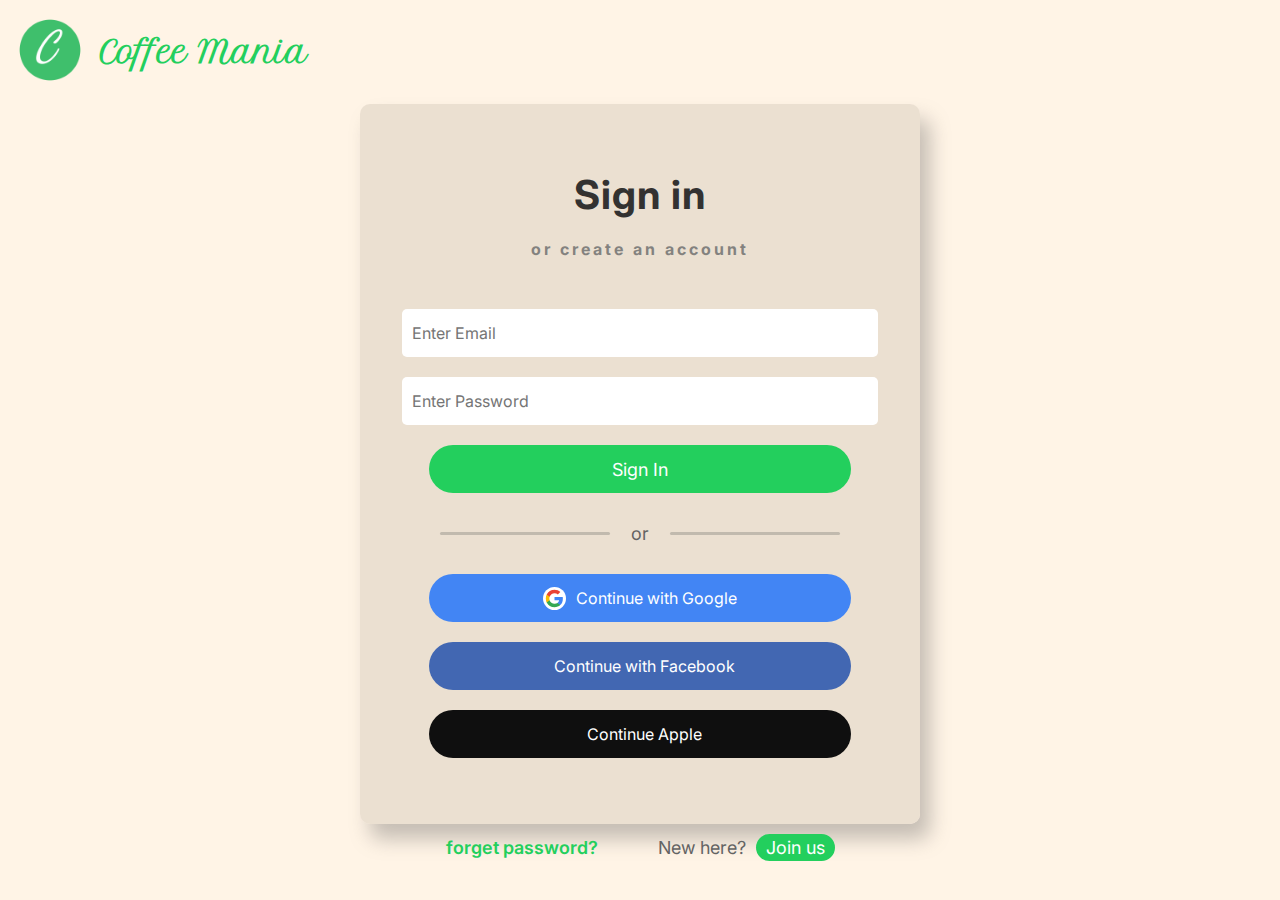
<file: Sign_in.html>
<!DOCTYPE html>
<html lang="en">
<head>
    <meta charset="UTF-8">
    <meta name="viewport" content="width=device-width, initial-scale=1.0">
    <link rel="stylesheet" href="https://cdnjs.cloudflare.com/ajax/libs/font-awesome/6.4.0/css/all.min.css" integrity="sha512-iecdLmaskl7CVkqkXNQ/ZH/XLlvWZOJyj7Yy7tcenmpD1ypASozpmT/E0iPtmFIB46ZmdtAc9eNBvH0H/ZpiBw==" crossorigin="anonymous" referrerpolicy="no-referrer" />
    <title>Coffee Mania</title>
    <link rel="shortcut icon" type="x-icon" href="Logo - (Svg).svg">

    <!-- CSS -->

    <link rel="stylesheet" href="Sign_in.css">

</head>
<body>

    <!-- HTML -->


    <div class="logo-wrapper">
        <a href="Index.html" ><img src="Logo.png" alt="Logo" class="logo"></a>
        <h3 class="logo_text"><a href="Index.html">Coffee Mania</a></h3>
    </div>

    <div class="wrapper-2">   
        <div class="wrapper">
            <h2 id="main-title">Sign in</h2>
            <h4 id="secondary-title">or create an account</h4>
            <input type="text" class="input" placeholder="Enter Username" id="username-input">
            <input type="email" class="input" placeholder="Enter Email" id="email-input">
            <label class="lable">
                <i class="fa-solid fa-eye-slash" id="eyeicon"></i>
                <input type="password" class="input" id="password-input" placeholder="Enter Password">
            </label>
            <a href="Index.html" class="sign_in button" id="sign-in" >Sign In</a>
            <span>
                <p class="or">or</p>
            </span>
            <a href="#" class="google button"><img src="Google.svg" class="fa-brands fa-google"> Continue with Google</a>
            <a href="#" class="facebook button"><i class="fa-brands fa-facebook"></i> Continue with Facebook</a>
            <a href="#" class="apple button"><i class="fa-brands fa-apple"></i> Continue Apple</a>
        </div>
        <div class="website-joiners">
            <a href="#" class="forgot-password">forget password?</a>
            <div class="joining">
                <p class="new-here" id="new-here">New here?</p>
                <a href="#" class="join-us" id="join-us">Join us</a>
                <a href="#" class="sign-in-2" id="sign-in-2">Sign in</a>
            </div>
        </div>
    </div>



    <!-- Javascript  -->

    <script src="Sign_in.js"></script>
    
</body>
</html>
</file>
<file: Sign_in.css>
/* Imports */

@import url('https://fonts.googleapis.com/css2?family=Inter&display=swap');
@import url('https://fonts.googleapis.com/css2?family=Petit+Formal+Script&display=swap');


/* Scroll 'Y' */

    ::-webkit-scrollbar {
        width: 7px;
    }
    
    ::-webkit-scrollbar-track {
        box-shadow: inset 0 0 5px rgb(161, 172, 159); 
        border-radius: 10px;
    }
    
    ::-webkit-scrollbar-thumb {
        background: rgb(35, 207, 93); 
        border-radius: 10px;
    }
    
    ::-webkit-scrollbar-thumb:hover {
        background: rgb(21, 121, 54); 
    }


/* Root */

    :root {
        --MainColor-color: rgb(35, 207, 93);
        --BackgroundColor-color: rgb(255, 244, 230);
        --HeaderColor-color: rgb(255, 237, 212);
        --MenuBackgroundColor-color: rgba(233, 222, 207, 0.925);
        --GrayColor-color: rgb(145, 145, 145);
        --WhiteColor-color: rgb(255, 255, 255);
        --HoverScale-Scale: scale(1.1);
    }

/* "*" */

    * {
        box-sizing: border-box;
        font-family: Inter;
    }

    body {
        margin: 0;
        padding: 0;
        overflow-x: hidden;
        background-color: var(--BackgroundColor-color);
        height: 100vh;
    }

/* Sign in Window */

    .wrapper {
        position: relative;
        display: flex;
        justify-content: center;
        flex-direction: column;
        box-shadow: 10px 15px 20px rgba(109, 108, 106, 0.4);
        background-color: var(--MenuBackgroundColor-color);
        border-radius: 10px;
        padding: 1em;
        width: 35rem;
        height: 45rem;
        text-align: center;
        align-items: center;
        gap: 20px;
        z-index: 1;
    }

    .wrapper-2 {
        display: flex;
        align-items: center;
        flex-direction: column;
    }

/* Header */

    .logo-wrapper {
        display: flex;
        align-items: center;
        position: relative;
    }

    .logo_text a {
        text-decoration: none;
        font-size: 30px;
        font-family: Petit Formal Script;
        color: var(--MainColor-color);
        transition: all 0.3s ease 0s;
    }

    .logo {
        height: 100px;
    }

/* Logo text hover */

    .logo_text a:hover {
        color: var(--WhiteColor-color);
        text-shadow: 1px 1px 5px #969696;
    }

/* H2, H4 */

    h2, h4 {
        margin: 0;
        cursor: default;
    }

    h2 {
        color: rgb(51, 50, 49);
        font-size: 40px;
        width: 65%;
        text-align: center;
        letter-spacing: 1px;
    }

    h4 {
        margin-bottom: 30px;
        color: rgb(131, 130, 127);
        letter-spacing: 3px;
    }

/* Inputs */

    .input {
        margin: 0px 0px;
        width: 90%;
        height: 3rem;
        border-radius: 5px;
        border: none;
        cursor: pointer;
        font-size: 1rem;
        background-color: rgb(255, 255, 255);
        padding: 15px 10px;
    }

    #username-input {
        display: none;
    }

    .lable {
        width: 100%;
        display: flex;
        justify-content: center;
        align-items: center;
    }

    .fa-solid {
        position: absolute;
        margin-left: 425px;
        color: var(--GrayColor-color);
        cursor: pointer;
        padding: 16px;
        border-radius: 0px 5px 5px 0px;
    }


    input:focus {
        outline: none;
        box-shadow: 4px 7px 10px rgba(129, 127, 123, 0.2);
    }

/* Buttons */

    .sign_in {
        background-color: var(--MainColor-color);
        font-size: 18px;
    }

    .button {
        color: var(--WhiteColor-color);
        text-decoration: none;
        height: 3rem;
        align-items: center;
        display: flex;
        width: 80%;
        justify-content: center;
        border-radius: 40px;
        transition: 400ms;
    }

/* Main & secondary button hover effect */

    .sign_in:hover {
        transform: var(--HoverScale-Scale);
    }

    .google:hover {
        transform: var(--HoverScale-Scale);
    }

    .facebook:hover {
        transform: var(--HoverScale-Scale);
    }

    .apple:hover {
        transform: var(--HoverScale-Scale);
    }

/* Divider */

    .or {
        text-align: center;
        display: grid;
        grid-template-columns: repeat(3, 1fr);
        align-items: center;
        width: 400px;
        margin: 10px 0px;
        cursor: default;
        font-size: 18px;
        color: rgb(99, 99, 99);
    }

    .or::before, .or::after {
        content: '';
        background-color: rgba(165, 160, 150, 0.6);
        height: 3px;
        display: block;
        border-radius: 15px;
        padding: 0px 85px;
    }

/* Secondary buttons */

    .google {
        background-color: #4285F4;
        align-items: center;
        justify-content: center;
        display: flex;
    }

    .facebook {
        background-color: #4267B2;
        align-items: center;
        justify-content: center;
        display: flex;
    }

    .apple {
        background-color: rgb(15, 15, 15);
        align-items: center;
        justify-content: center;
        display: flex;
    }

/* Secondary button Logos */

    .fa-google {
        background-color: var(--WhiteColor-color);
        border-radius: 100px;
        padding: 2px;
        margin-right: 10px;
    }

    .fa-facebook {
        margin-right: 10px;
    }

    .fa-apple {
        margin-right: 10px;
    }

    .fa-brands {
        font-size: 23px;
        height: 23px;
    }

/* Help links */

    .website-joiners {
        display: flex;
        width: 100%;
        justify-content: center;
        align-items: center;
        gap: 50px;
        margin-top: 10px;
        font-size: 18px;
        z-index: 5;
    }

    .joining {
        display: flex;
        align-items: center;
    }

    .forgot-password {
        text-decoration: none;
        color: var(--MainColor-color);
        font-weight: 600;
        transition: 200ms;
    }

    .new-here {
        cursor: default;
        margin: 0px 10px;
        color: rgb(99, 99, 99);
    }

    .join-us {
        text-decoration: none;
        color: var(--WhiteColor-color);
        background-color: var(--MainColor-color);
        padding: 3px 10px;
        border-radius: 15px;
        transition: 200ms;
        text-align: center;
    }

/* Small sign in button after clicking join us */

    .sign-in-2 {
        text-decoration: none;
        color: var(--WhiteColor-color);
        background-color: var(--MainColor-color);
        padding: 3px 10px;
        border-radius: 15px;
        transition: 200ms;
        text-align: center;
        display: none;
    }

/* Help link hover effect */

    .forgot-password:hover {
        transform: var(--HoverScale-Scale);
    }

    .join-us:hover {
        transform: var(--HoverScale-Scale);
    }

    .sign-in-2:hover {
        transform: var(--HoverScale-Scale);
    }

@media only screen and (max-width: 600px) {

    /* Header */

        .logo-wrapper {
            margin-bottom: 40px;
            box-shadow: 0px 2px 15px rgba(109, 108, 106, 0.4);
        }

    /* Sign in Window */

        .wrapper {
            width: 20rem;
            height: 37.5rem;
            padding: 1em;
            gap: 10px;
            margin-left: auto;
            margin-right: auto;
            margin-bottom: 30px;
        }

    /* Eye symbol */

        .fa-solid {
            margin-left: 200px;
        }

    /* Divader */

        .or::before, .or::after {
            padding: 0px 40px;
        }

        .or {
            width: 250px;
            padding: 0px 0px;
        }

    /* Help links */

        .website-joiners {
            width: 100%;
            gap: 10px;
            text-align: center;
            font-size: 16px;
            margin-bottom: 40px;
        }

        .forgot-password {
            width: 30%;
        }

        .new-here {
            display: none;
        }

        .join-us {
            color: var(--WhiteColor-color);
            background-color: var(--MainColor-color);
            font-weight: 600;
        }

        .sign-in-2 {
            font-weight: 600;
        }

}

@media only screen and (max-width: 350px) {

    /* Header */

        .logo-wrapper {
            margin-bottom: 30px;
        }

    /* Sign in Window */

        .wrapper {
            width: 15rem;
        }

    /* Eye symbol */

        .fa-solid {
            margin-left: 150px;
        }

    /* Divader */

        .or::before, .or::after {
            padding: 0px 40px;
        }

        .or {
            width: 200px;
            padding: 0px 0px;
        }

    /* Button logos */

        .fa-brands {
            margin-left: 10px;
            margin-right: 0;
        }

        .fa-apple {
            margin-right: 5px;
        }

    /* Help links */

        .website-joiners {
            margin-top: 0;
            margin-bottom: 30px;
        }

}

@media only screen and (max-width: 350px) {

    /* Help links */

        .website-joiners {
            gap: 30px;
        }

}
</file>
